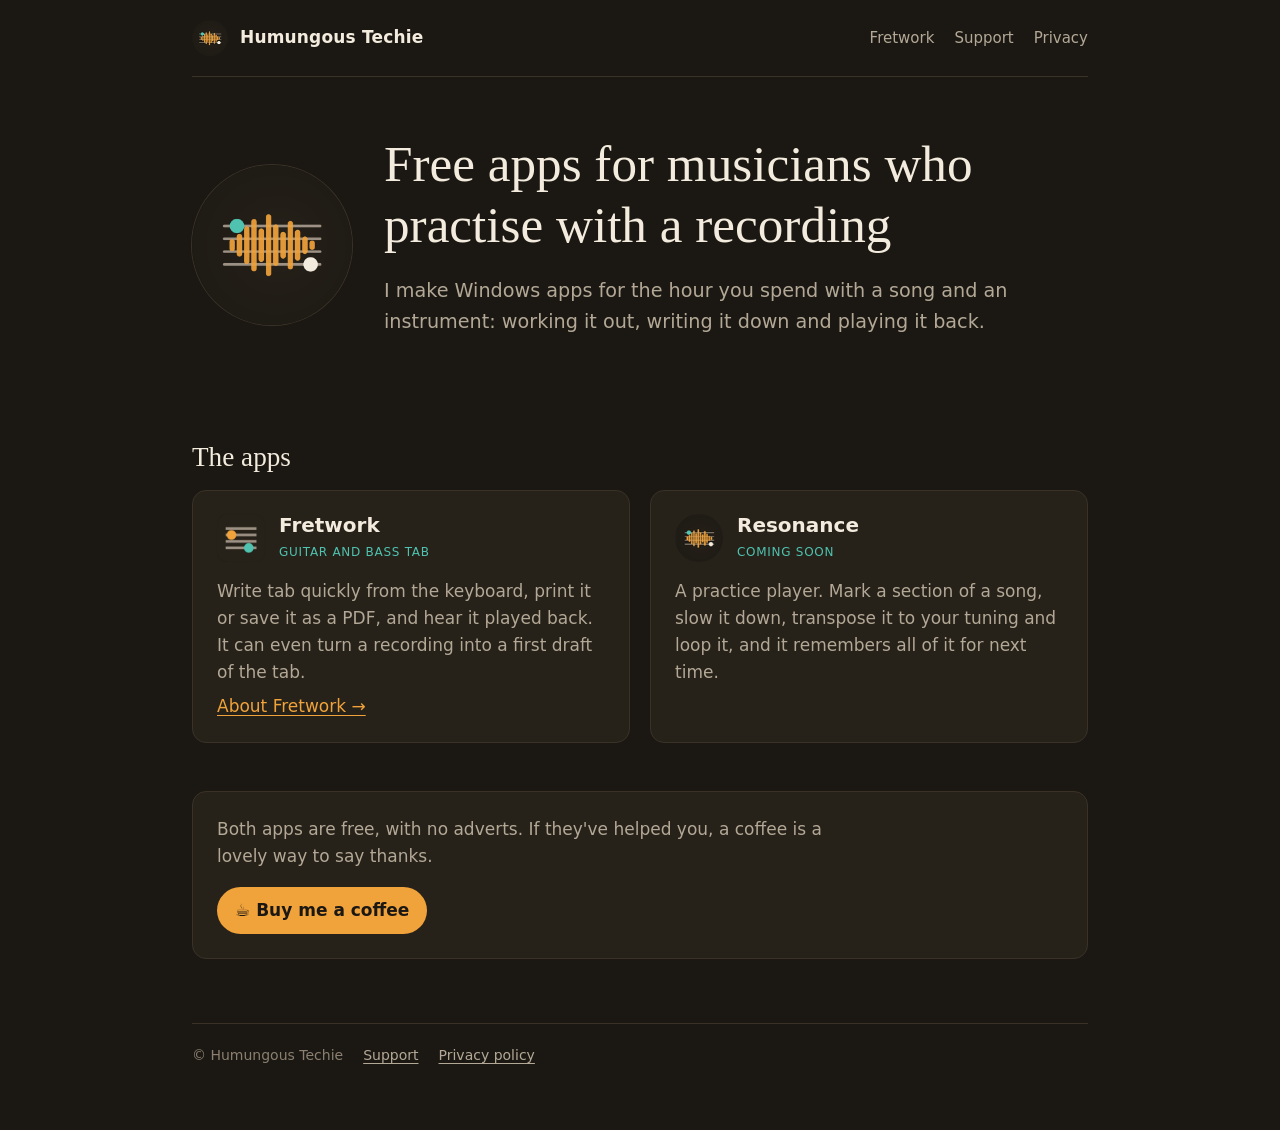
<file: index.html>
<!doctype html>
<html lang="en-GB">
<head>
  <meta charset="utf-8">
  <meta name="viewport" content="width=device-width, initial-scale=1">
  <title>Humungous Techie</title>
  <meta name="description" content="Free Windows apps for musicians: Fretwork, a guitar and bass tab editor, and Resonance, a practice player.">
  <link rel="icon" href="assets/emblem-64.png">
  <link rel="stylesheet" href="assets/style.css">
</head>
<body>
<div class="wrap">
  <header class="site">
    <a class="brand" href="./"><img src="assets/emblem-64.png" alt="">Humungous Techie</a>
    <nav>
      <a href="fretwork/">Fretwork</a>
      <a href="support/">Support</a>
      <a href="privacy/">Privacy</a>
    </nav>
  </header>

  <section class="hero">
    <img src="assets/emblem-512.png" alt="The Humungous Techie emblem: a waveform rising through lines of tab">
    <div>
      <h1>Free apps for musicians who practise with a recording</h1>
      <p class="lede">I make Windows apps for the hour you spend with a song and an instrument: working it out, writing it down and playing it back.</p>
    </div>
  </section>

  <h2>The apps</h2>
  <div class="apps">
    <article class="app">
      <div class="top">
        <img src="assets/fretwork-icon.png" alt="">
        <div><h3>Fretwork</h3><span class="tag">Guitar and bass tab</span></div>
      </div>
      <p>Write tab quickly from the keyboard, print it or save it as a PDF, and hear it played back. It can even turn a recording into a first draft of the tab.</p>
      <a href="fretwork/">About Fretwork →</a>
    </article>
    <article class="app">
      <div class="top">
        <img src="assets/emblem-64.png" alt="" style="border-radius:50%">
        <div><h3>Resonance</h3><span class="tag">Coming soon</span></div>
      </div>
      <p>A practice player. Mark a section of a song, slow it down, transpose it to your tuning and loop it, and it remembers all of it for next time.</p>
    </article>
  </div>

  <div class="coffee">
    <p>Both apps are free, with no adverts. If they've helped you, a coffee is a lovely way to say thanks.</p>
    <a class="button" href="https://buymeacoffee.com/humungoustechie">☕ Buy me a coffee</a>
  </div>

  <footer class="site">
    <span>© Humungous Techie</span>
    <a href="support/">Support</a>
    <a href="privacy/">Privacy policy</a>
  </footer>
</div>
</body>
</html>
</file>
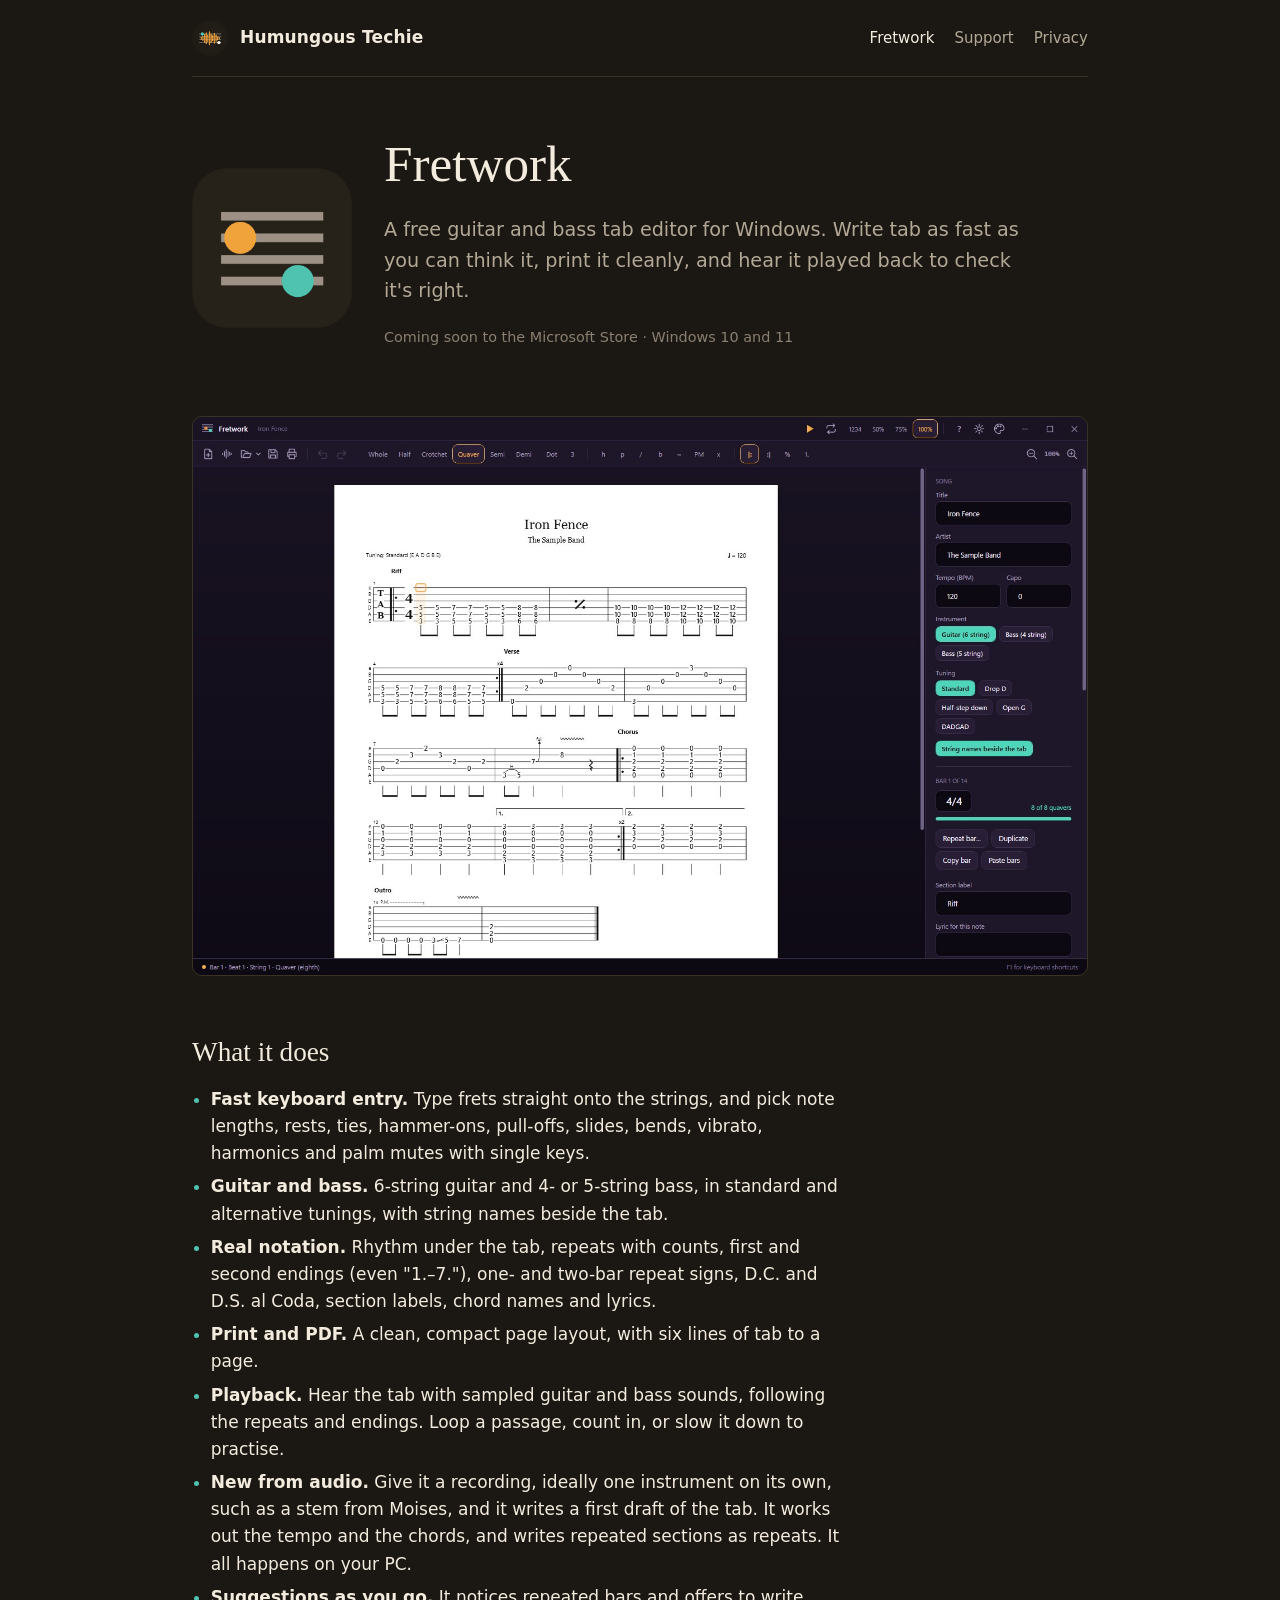
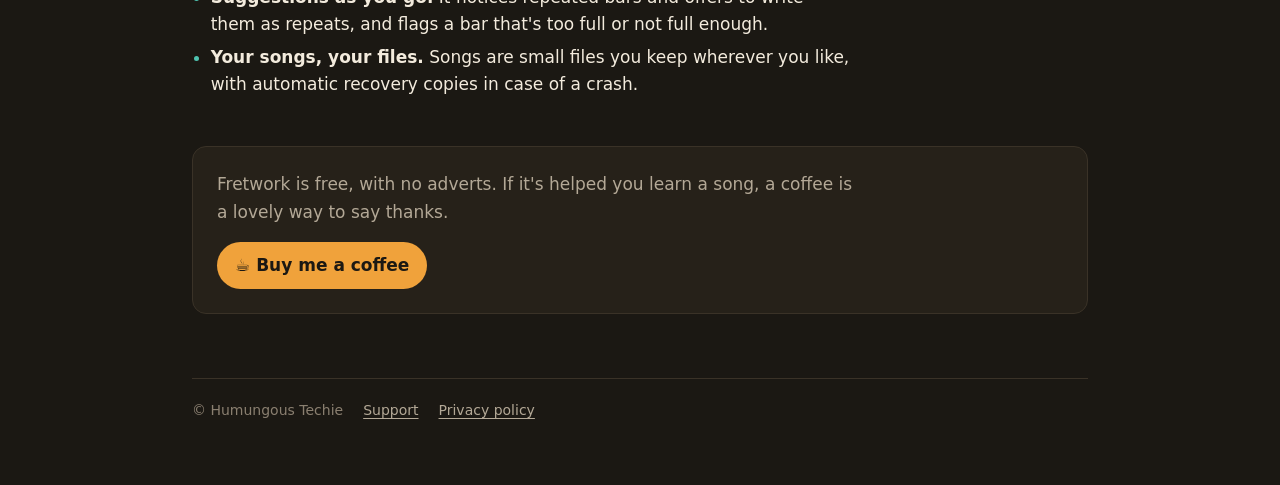
<file: fretwork/index.html>
<!doctype html>
<html lang="en-GB">
<head>
  <meta charset="utf-8">
  <meta name="viewport" content="width=device-width, initial-scale=1">
  <title>Fretwork</title>
  <meta name="description" content="Fretwork is a free guitar and bass tab editor for Windows: write, print and play back tab, and turn a recording into a first draft.">
  <link rel="icon" href="../assets/fretwork-icon.png">
  <link rel="stylesheet" href="../assets/style.css">
</head>
<body>
<div class="wrap">
  <header class="site">
    <a class="brand" href="../"><img src="../assets/emblem-64.png" alt="">Humungous Techie</a>
    <nav>
      <a href="./" aria-current="page">Fretwork</a>
      <a href="../support/">Support</a>
      <a href="../privacy/">Privacy</a>
    </nav>
  </header>

  <section class="hero">
    <img src="../assets/fretwork-icon.png" alt="The Fretwork icon" style="border-radius:28px;box-shadow:none">
    <div>
      <h1>Fretwork</h1>
      <p class="lede">A free guitar and bass tab editor for Windows. Write tab as fast as you can think it, print it cleanly, and hear it played back to check it's right.</p>
      <p class="small">Coming soon to the Microsoft Store · Windows 10 and 11</p>
    </div>
  </section>

  <figure class="shot">
    <img src="../assets/fretwork-screenshot.jpg" width="1600" height="1000" alt="Fretwork editing a song called Iron Fence: tab with repeats, a one-bar repeat sign, endings, a bend and chord shapes, with the song details in a side panel.">
  </figure>

  <h2>What it does</h2>
  <ul class="features">
    <li><strong>Fast keyboard entry.</strong> Type frets straight onto the strings, and pick note lengths, rests, ties, hammer-ons, pull-offs, slides, bends, vibrato, harmonics and palm mutes with single keys.</li>
    <li><strong>Guitar and bass.</strong> 6-string guitar and 4- or 5-string bass, in standard and alternative tunings, with string names beside the tab.</li>
    <li><strong>Real notation.</strong> Rhythm under the tab, repeats with counts, first and second endings (even "1.–7."), one- and two-bar repeat signs, D.C. and D.S. al Coda, section labels, chord names and lyrics.</li>
    <li><strong>Print and PDF.</strong> A clean, compact page layout, with six lines of tab to a page.</li>
    <li><strong>Playback.</strong> Hear the tab with sampled guitar and bass sounds, following the repeats and endings. Loop a passage, count in, or slow it down to practise.</li>
    <li><strong>New from audio.</strong> Give it a recording, ideally one instrument on its own, such as a stem from Moises, and it writes a first draft of the tab. It works out the tempo and the chords, and writes repeated sections as repeats. It all happens on your PC.</li>
    <li><strong>Suggestions as you go.</strong> It notices repeated bars and offers to write them as repeats, and flags a bar that's too full or not full enough.</li>
    <li><strong>Your songs, your files.</strong> Songs are small files you keep wherever you like, with automatic recovery copies in case of a crash.</li>
  </ul>

  <div class="coffee">
    <p>Fretwork is free, with no adverts. If it's helped you learn a song, a coffee is a lovely way to say thanks.</p>
    <a class="button" href="https://buymeacoffee.com/humungoustechie">☕ Buy me a coffee</a>
  </div>

  <footer class="site">
    <span>© Humungous Techie</span>
    <a href="../support/">Support</a>
    <a href="../privacy/">Privacy policy</a>
  </footer>
</div>
</body>
</html>
</file>
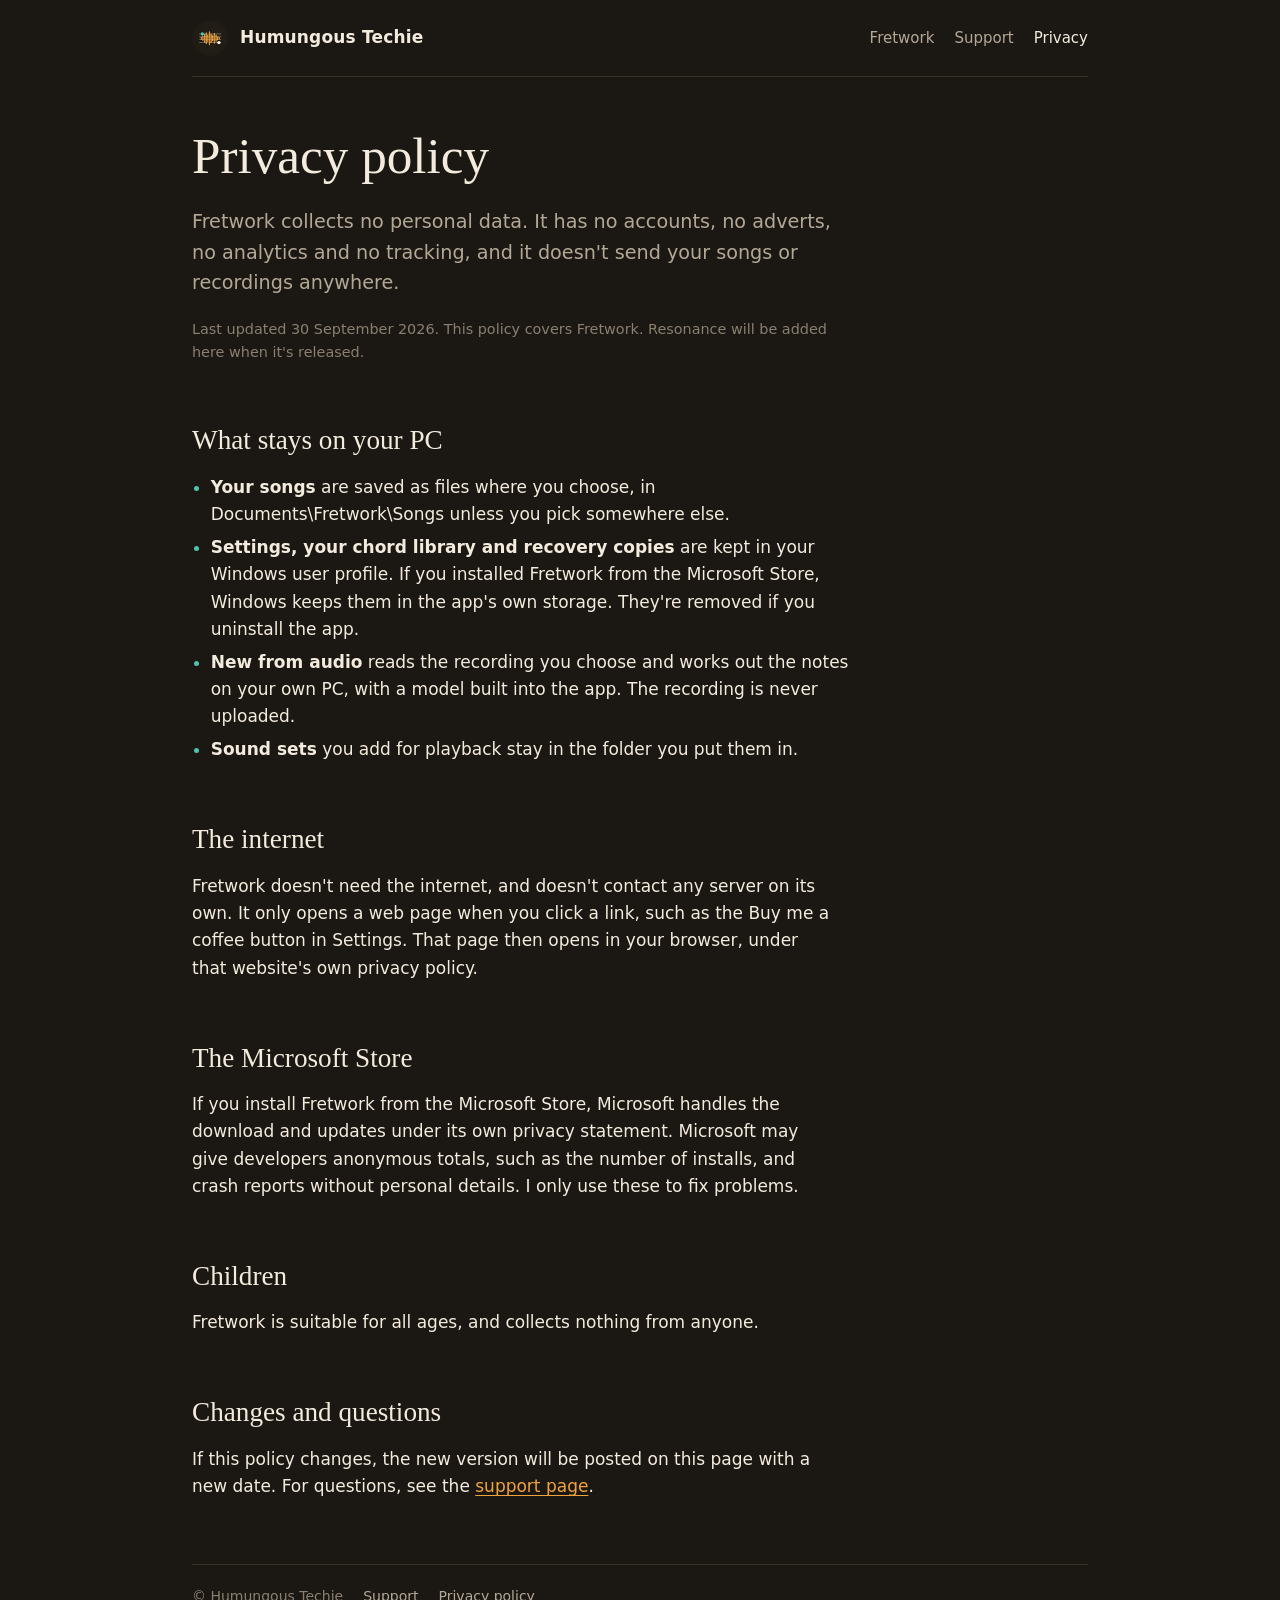
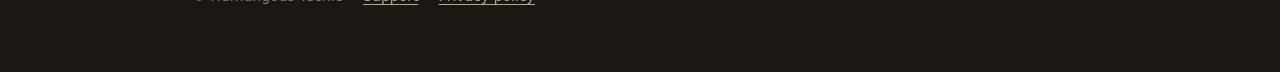
<file: privacy/index.html>
<!doctype html>
<html lang="en-GB">
<head>
  <meta charset="utf-8">
  <meta name="viewport" content="width=device-width, initial-scale=1">
  <title>Privacy policy</title>
  <meta name="description" content="Privacy policy for Fretwork and the Humungous Techie apps: they collect no personal data.">
  <link rel="icon" href="../assets/emblem-64.png">
  <link rel="stylesheet" href="../assets/style.css">
</head>
<body>
<div class="wrap">
  <header class="site">
    <a class="brand" href="../"><img src="../assets/emblem-64.png" alt="">Humungous Techie</a>
    <nav>
      <a href="../fretwork/">Fretwork</a>
      <a href="../support/">Support</a>
      <a href="./" aria-current="page">Privacy</a>
    </nav>
  </header>

  <section style="padding-top:48px">
    <h1>Privacy policy</h1>
    <p class="lede">Fretwork collects no personal data. It has no accounts, no adverts, no analytics and no tracking, and it doesn't send your songs or recordings anywhere.</p>
    <p class="small">Last updated 30 September 2026. This policy covers Fretwork. Resonance will be added here when it's released.</p>

    <h2>What stays on your PC</h2>
    <ul class="features">
      <li><strong>Your songs</strong> are saved as files where you choose, in Documents\Fretwork\Songs unless you pick somewhere else.</li>
      <li><strong>Settings, your chord library and recovery copies</strong> are kept in your Windows user profile. If you installed Fretwork from the Microsoft Store, Windows keeps them in the app's own storage. They're removed if you uninstall the app.</li>
      <li><strong>New from audio</strong> reads the recording you choose and works out the notes on your own PC, with a model built into the app. The recording is never uploaded.</li>
      <li><strong>Sound sets</strong> you add for playback stay in the folder you put them in.</li>
    </ul>

    <h2>The internet</h2>
    <p>Fretwork doesn't need the internet, and doesn't contact any server on its own. It only opens a web page when you click a link, such as the Buy me a coffee button in Settings. That page then opens in your browser, under that website's own privacy policy.</p>

    <h2>The Microsoft Store</h2>
    <p>If you install Fretwork from the Microsoft Store, Microsoft handles the download and updates under its own privacy statement. Microsoft may give developers anonymous totals, such as the number of installs, and crash reports without personal details. I only use these to fix problems.</p>

    <h2>Children</h2>
    <p>Fretwork is suitable for all ages, and collects nothing from anyone.</p>

    <h2>Changes and questions</h2>
    <p>If this policy changes, the new version will be posted on this page with a new date. For questions, see the <a href="../support/">support page</a>.</p>
  </section>

  <footer class="site">
    <span>© Humungous Techie</span>
    <a href="../support/">Support</a>
    <a href="./">Privacy policy</a>
  </footer>
</div>
</body>
</html>
</file>
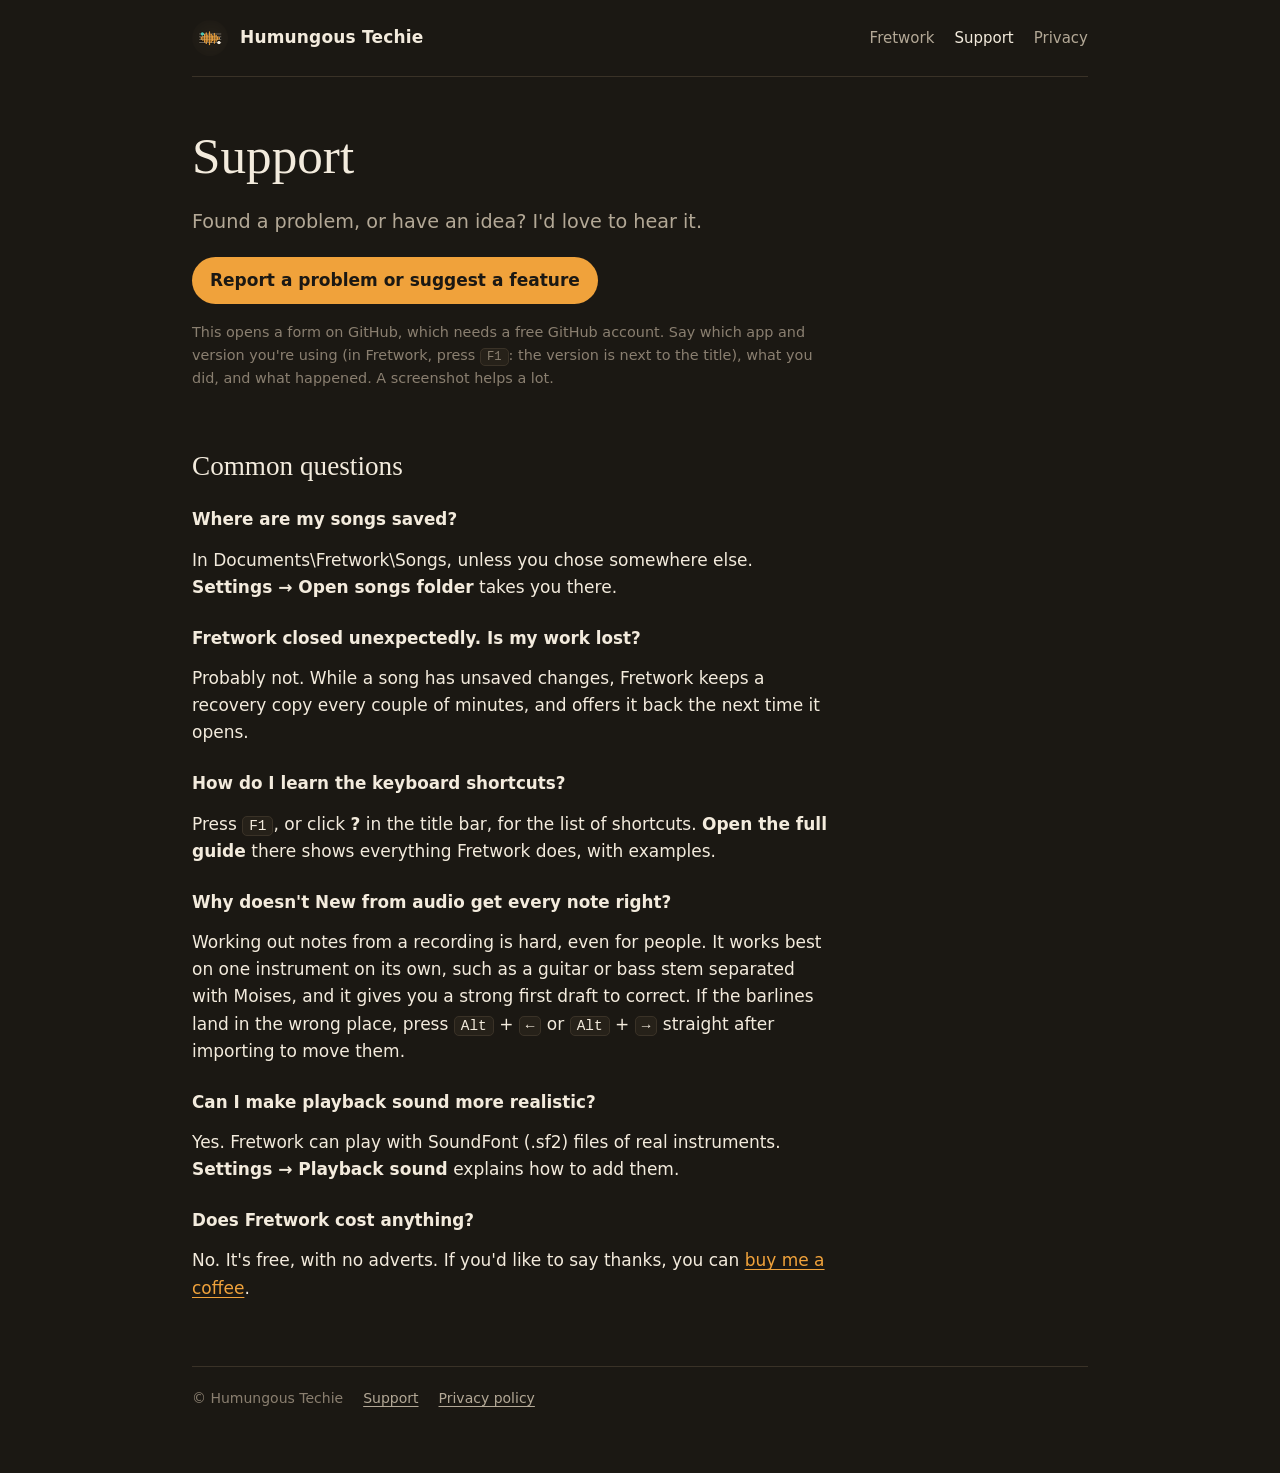
<file: support/index.html>
<!doctype html>
<html lang="en-GB">
<head>
  <meta charset="utf-8">
  <meta name="viewport" content="width=device-width, initial-scale=1">
  <title>Support</title>
  <meta name="description" content="Help with Fretwork: report a problem, suggest a feature, and answers to common questions.">
  <link rel="icon" href="../assets/emblem-64.png">
  <link rel="stylesheet" href="../assets/style.css">
</head>
<body>
<div class="wrap">
  <header class="site">
    <a class="brand" href="../"><img src="../assets/emblem-64.png" alt="">Humungous Techie</a>
    <nav>
      <a href="../fretwork/">Fretwork</a>
      <a href="./" aria-current="page">Support</a>
      <a href="../privacy/">Privacy</a>
    </nav>
  </header>

  <section style="padding-top:48px">
    <h1>Support</h1>
    <p class="lede">Found a problem, or have an idea? I'd love to hear it.</p>
    <p><a class="button" href="https://github.com/peter-j-duerden/peter-j-duerden.github.io/issues/new">Report a problem or suggest a feature</a></p>
    <p class="small">This opens a form on GitHub, which needs a free GitHub account. Say which app and version you're using (in Fretwork, press <kbd>F1</kbd>: the version is next to the title), what you did, and what happened. A screenshot helps a lot.</p>

    <h2>Common questions</h2>

    <h3>Where are my songs saved?</h3>
    <p>In Documents\Fretwork\Songs, unless you chose somewhere else. <strong>Settings → Open songs folder</strong> takes you there.</p>

    <h3>Fretwork closed unexpectedly. Is my work lost?</h3>
    <p>Probably not. While a song has unsaved changes, Fretwork keeps a recovery copy every couple of minutes, and offers it back the next time it opens.</p>

    <h3>How do I learn the keyboard shortcuts?</h3>
    <p>Press <kbd>F1</kbd>, or click <strong>?</strong> in the title bar, for the list of shortcuts. <strong>Open the full guide</strong> there shows everything Fretwork does, with examples.</p>

    <h3>Why doesn't New from audio get every note right?</h3>
    <p>Working out notes from a recording is hard, even for people. It works best on one instrument on its own, such as a guitar or bass stem separated with Moises, and it gives you a strong first draft to correct. If the barlines land in the wrong place, press <kbd>Alt</kbd> + <kbd>←</kbd> or <kbd>Alt</kbd> + <kbd>→</kbd> straight after importing to move them.</p>

    <h3>Can I make playback sound more realistic?</h3>
    <p>Yes. Fretwork can play with SoundFont (.sf2) files of real instruments. <strong>Settings → Playback sound</strong> explains how to add them.</p>

    <h3>Does Fretwork cost anything?</h3>
    <p>No. It's free, with no adverts. If you'd like to say thanks, you can <a href="https://buymeacoffee.com/humungoustechie">buy me a coffee</a>.</p>
  </section>

  <footer class="site">
    <span>© Humungous Techie</span>
    <a href="./">Support</a>
    <a href="../privacy/">Privacy policy</a>
  </footer>
</div>
</body>
</html>
</file>
<file: assets/style.css>
/* Humungous Techie: the colours of Fretwork and Resonance. */
:root {
  --ground: #1b1813;
  --panel: #262119;
  --line: #3a3227;
  --text: #f3ebdd;
  --muted: #b3a896;
  --faint: #8a7f70;
  --amber: #f0a23b;
  --teal: #4fc3b0;
  --measure: 40rem;
  color-scheme: dark;
}

* { box-sizing: border-box; }

html { background: var(--ground); }

body {
  margin: 0;
  padding: 0 16px 4rem;
  background: var(--ground);
  color: var(--text);
  font: 17px/1.6 "Segoe UI Variable Text", "Segoe UI", system-ui, -apple-system, sans-serif;
}

a { color: var(--amber); text-underline-offset: 3px; }
a:hover { color: #f7b95e; }

.wrap { max-width: 56rem; margin: 0 auto; }

header.site {
  display: flex;
  align-items: center;
  justify-content: space-between;
  flex-wrap: wrap;
  gap: 12px 24px;
  padding: 20px 0;
  border-bottom: 1px solid var(--line);
}

header.site .brand {
  display: flex;
  align-items: center;
  gap: 12px;
  color: var(--text);
  text-decoration: none;
  font-weight: 600;
  letter-spacing: 0.01em;
}

header.site .brand img { width: 36px; height: 36px; border-radius: 50%; }

header.site nav { display: flex; gap: 20px; flex-wrap: wrap; }
header.site nav a { color: var(--muted); text-decoration: none; font-size: 15px; }
header.site nav a:hover, header.site nav a[aria-current] { color: var(--text); }

h1, h2, h3 { line-height: 1.2; text-wrap: balance; }
h1 { font-family: Georgia, "Times New Roman", serif; font-weight: 400; font-size: clamp(2.2rem, 5vw, 3.2rem); margin: 0 0 0.4em; }
h2 { font-family: Georgia, "Times New Roman", serif; font-weight: 400; font-size: 1.7rem; margin: 2.2em 0 0.6em; }
h3 { font-size: 1.05rem; margin: 1.6em 0 0.3em; }

p, li { max-width: var(--measure); }
.lede { font-size: 1.2rem; color: var(--muted); }
.small { font-size: 0.9rem; color: var(--faint); }

.hero {
  display: grid;
  grid-template-columns: auto 1fr;
  gap: 32px;
  align-items: center;
  padding: 56px 0 24px;
}
.hero img { width: 160px; height: 160px; border-radius: 50%; box-shadow: 0 0 0 1px var(--line); }
@media (max-width: 560px) { .hero { grid-template-columns: 1fr; } .hero img { width: 120px; height: 120px; } }

.apps { display: grid; grid-template-columns: repeat(auto-fit, minmax(16rem, 1fr)); gap: 20px; margin-top: 1rem; }
.app {
  background: var(--panel);
  border: 1px solid var(--line);
  border-radius: 14px;
  padding: 22px 24px;
}
.app .top { display: flex; align-items: center; gap: 14px; }
.app .top img { width: 48px; height: 48px; }
.app h3 { margin: 0; font-size: 1.25rem; }
.app .tag { display: inline-block; font-size: 12px; letter-spacing: 0.06em; text-transform: uppercase; color: var(--teal); margin-top: 2px; }
.app p { color: var(--muted); margin: 0.8em 0 0.4em; }

.button {
  display: inline-flex;
  align-items: center;
  gap: 8px;
  padding: 10px 18px;
  border-radius: 999px;
  background: var(--amber);
  color: #1b1813;
  font-weight: 600;
  text-decoration: none;
}
.button:hover { background: #f7b95e; color: #1b1813; }
.button.quiet { background: transparent; color: var(--text); box-shadow: inset 0 0 0 1px var(--line); }
.button.quiet:hover { box-shadow: inset 0 0 0 1px var(--muted); color: var(--text); }

.shot { margin: 28px 0; border-radius: 10px; overflow: hidden; border: 1px solid var(--line); }
.shot img { display: block; width: 100%; height: auto; }

ul.features { padding-left: 1.1em; }
ul.features li { margin: 0.35em 0; }
ul.features li::marker { color: var(--teal); }

.coffee {
  margin-top: 3rem;
  padding: 24px;
  border-radius: 14px;
  background: var(--panel);
  border: 1px solid var(--line);
  display: flex;
  gap: 16px 24px;
  align-items: center;
  justify-content: space-between;
  flex-wrap: wrap;
}
.coffee p { margin: 0; color: var(--muted); }

footer.site { margin-top: 4rem; padding-top: 20px; border-top: 1px solid var(--line); color: var(--faint); font-size: 14px; display: flex; gap: 20px; flex-wrap: wrap; }
footer.site a { color: var(--muted); }

kbd {
  font: 0.85em "Cascadia Mono", Consolas, monospace;
  padding: 1px 6px;
  border-radius: 5px;
  background: var(--panel);
  border: 1px solid var(--line);
}
</file>
